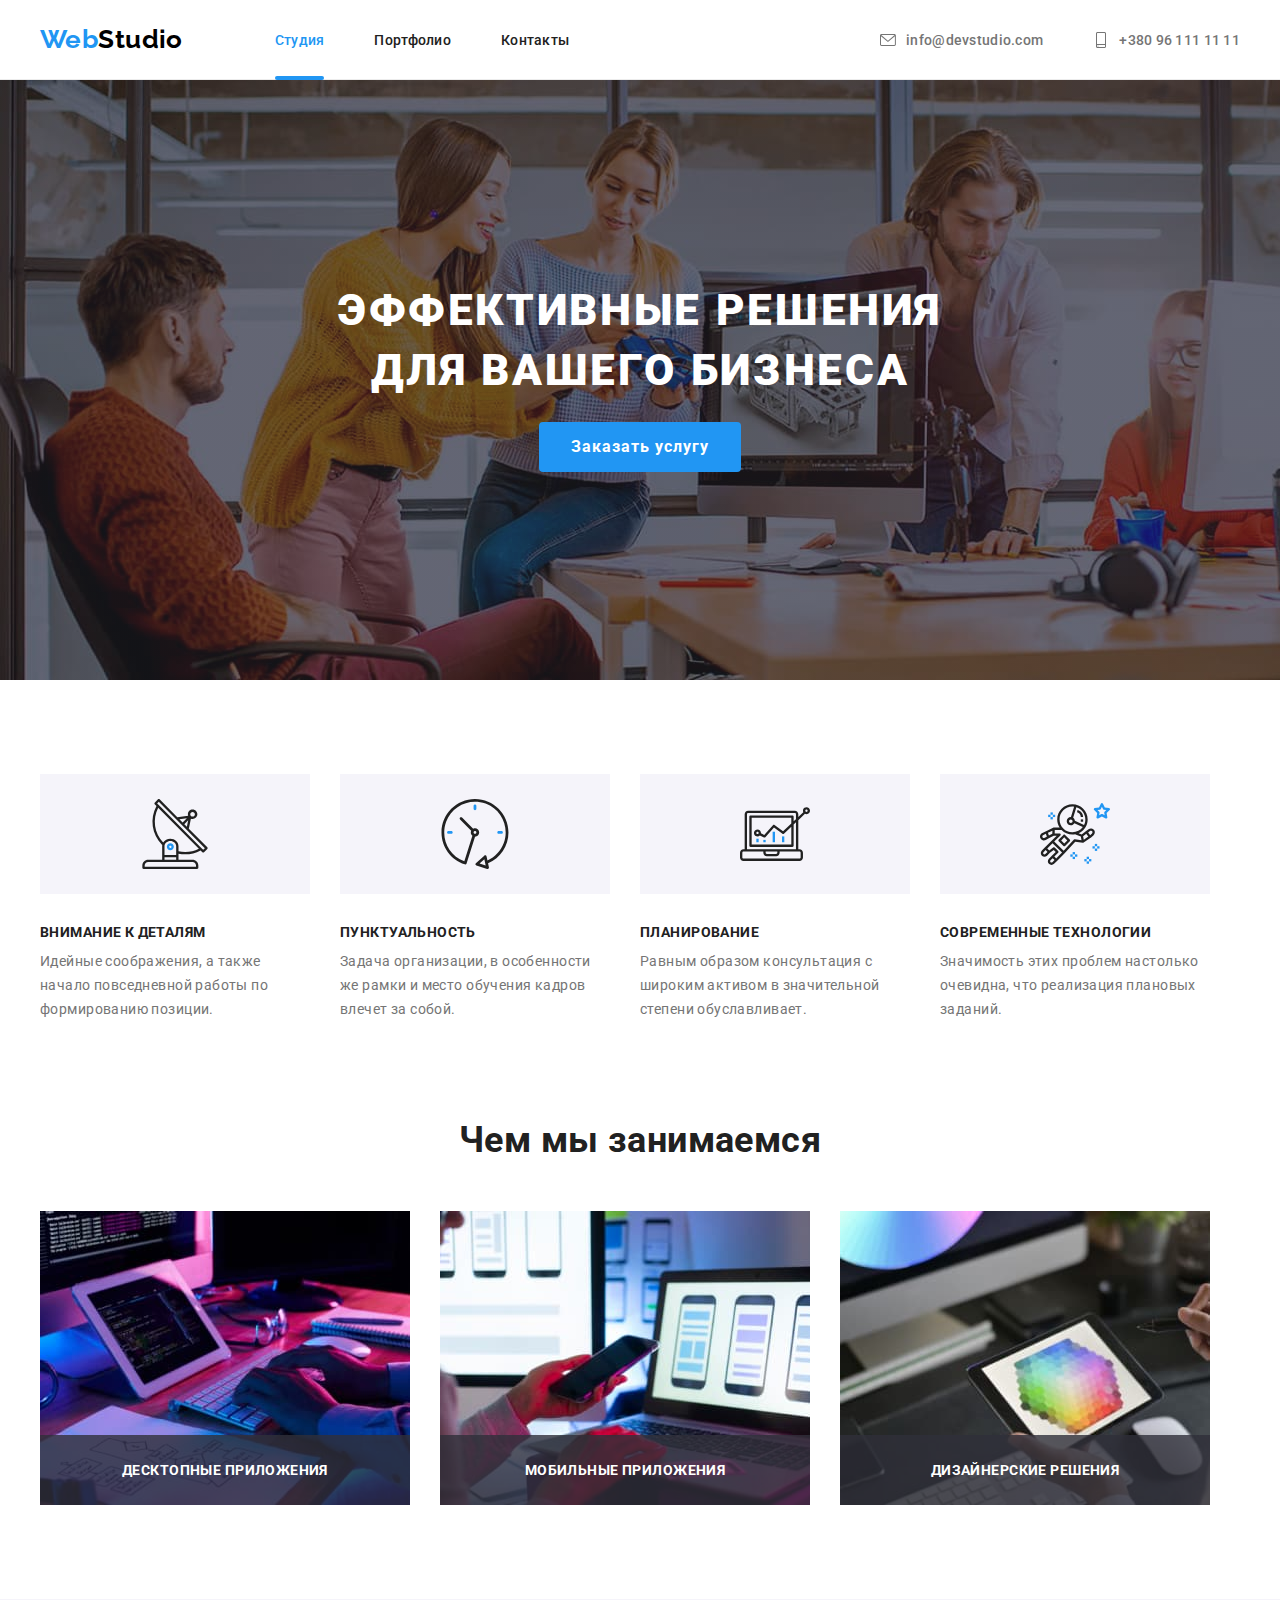
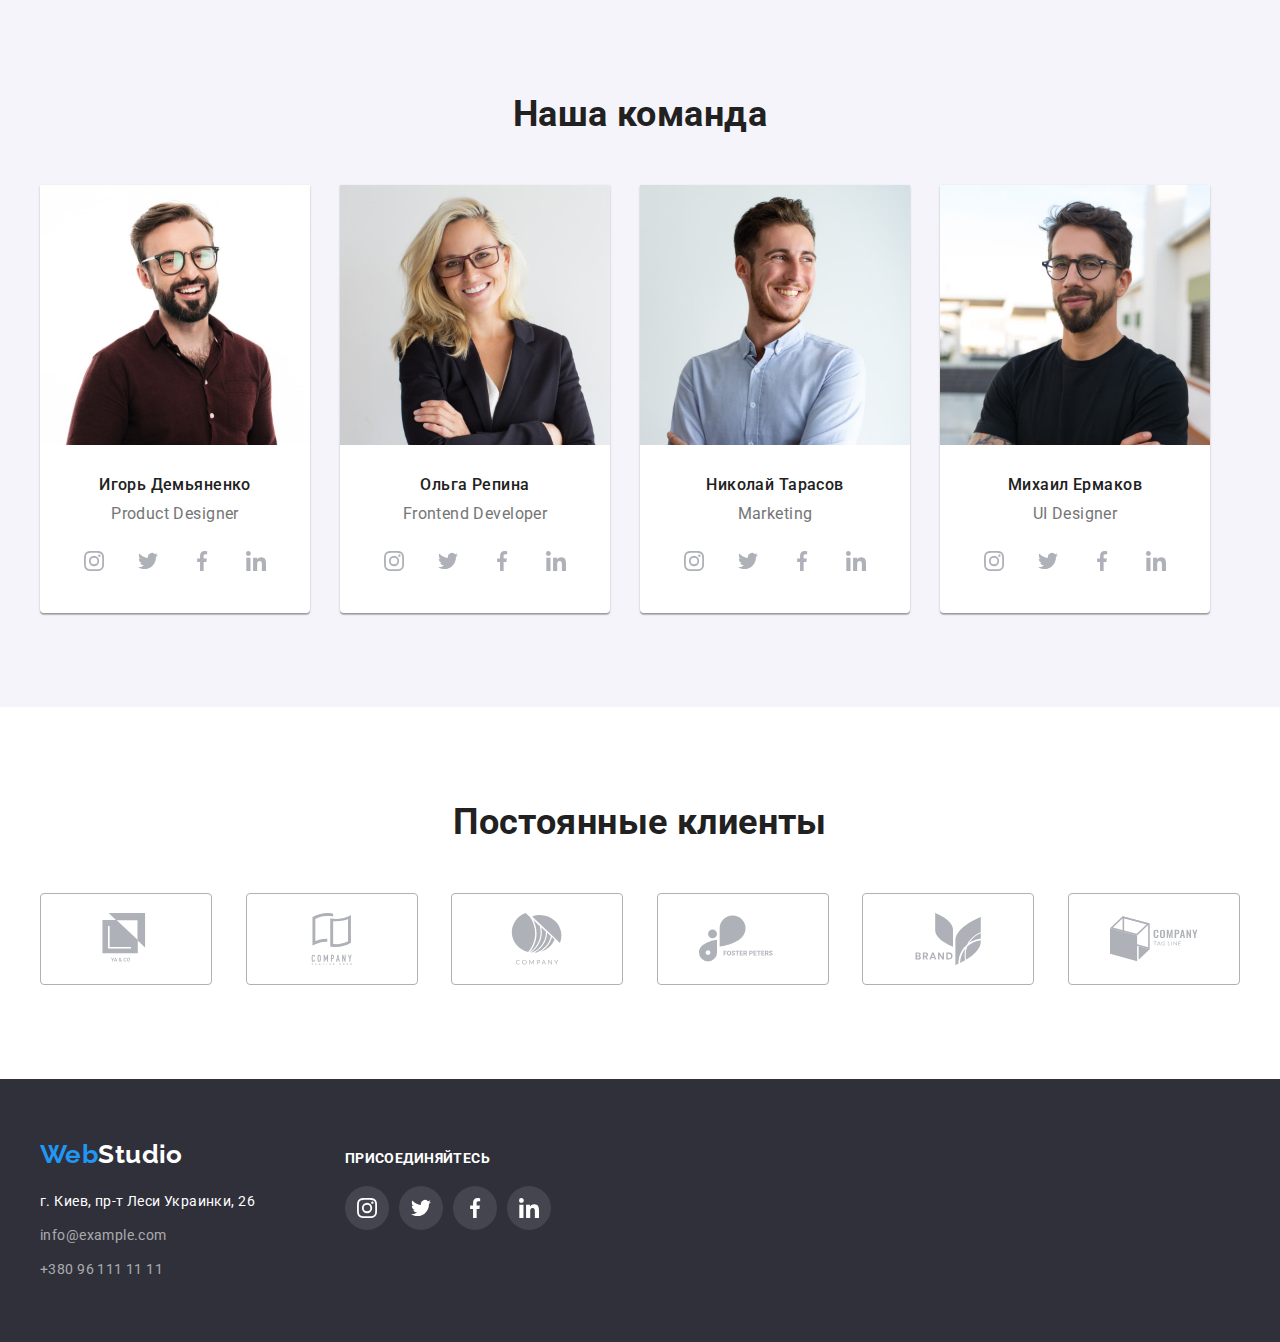
<file: index.html>
<!DOCTYPE html>
<html lang="ru">
  <head>
    <meta charset="UTF-8" />
    <meta name="viewport" content="width=device-width, initial-scale=1.0" />
    <title>Главная</title>
    <link
      rel="stylesheet"
      href="https://cdnjs.cloudflare.com/ajax/libs/modern-normalize/1.0.0/modern-normalize.css"
      integrity="sha512-Zx6MlUMKSVJoQ+83OwhdILe8cSEsCzfqThJd7J/VA2UrK6Ctj85p+xzqfyuNXE5B1k25uUdmJ2OzItbBy9GHAQ=="
      crossorigin="anonymous"
    />
    <link rel="preconnect" href="https://fonts.gstatic.com" />
    <link
      href="https://fonts.googleapis.com/css2?family=Raleway:wght@700&family=Roboto:wght@400;500;700;900&display=swap"
      rel="stylesheet"
    />
    <link rel="stylesheet" href="./css/styles.css" />
  </head>
  <body>
    <!-- HEADER -->
    <header>
      <div class="header-container">
        <nav class="nav-container">
          <a href="./index.html" class="logo link"
            >Web<span class="logo-second-part">Studio</span></a
          >
          <ul class="site-navigation list">
            <li class="items">
              <a href="./index.html" class="link active">Студия</a>
            </li>
            <li class="items">
              <a href="./portfolio.html" class="link">Портфолио</a>
            </li>
            <li class="items"><a href="" class="link">Контакты</a></li>
          </ul>
        </nav>
        <ul class="contacts list">
          <li class="items">
            <a href="mailto:info@devstudio.com" class="link">
              <svg class="icons">
                <use href="./img/studio/svg/sprite.svg#icon-envelope"></use>
              </svg>
              info@devstudio.com
            </a>
          </li>
          <li class="items">
            <a href="tel:+380961111111" class="link"
              ><svg class="icons">
                <use href="./img/studio/svg/sprite.svg#icon-smartphone"></use>
              </svg>
              +380 96 111 11 11</a
            >
          </li>
        </ul>
      </div>
    </header>
    <main>
      <!-- HERO -->
      <section class="hero-section">
        <div class="hero-container">
          <h1 class="title">Эффективные решения для вашего бизнеса</h1>
          <button class="modal-button" type="button" data-modal-open>
            Заказать услугу
          </button>
        </div>
      </section>
      <!-- OUR ADVANTAGES -->
      <section class="advantages-section">
        <div class="advantages-container">
          <h2 class="title visually-hidden">Наши преимущества</h2>
          <ul class="advantages-list list">
            <li class="items antenna">
              <h3 class="title">Внимание к деталям</h3>
              <p>
                Идейные соображения, а также начало повседневной работы по
                формированию позиции.
              </p>
            </li>
            <li class="items clock">
              <h3 class="title">Пунктуальность</h3>
              <p>
                Задача организации, в особенности же рамки и место обучения
                кадров влечет за собой.
              </p>
            </li>
            <li class="items diagram">
              <h3 class="title">Планирование</h3>
              <p>
                Равным образом консультация с широким активом в значительной
                степени обуславливает.
              </p>
            </li>
            <li class="items astronaut">
              <h3 class="title">Современные технологии</h3>
              <p>
                Значимость этих проблем настолько очевидна, что реализация
                плановых заданий.
              </p>
            </li>
          </ul>
        </div>
      </section>
      <!-- OUR JOB -->
      <section class="job-section">
        <div class="job-container">
          <h2 class="title">Чем мы занимаемся</h2>
          <ul class="job-list list">
            <li class="items">
              <img
                src="./img/studio/our-job/our-job-1.jpg"
                alt="Пишем код на компьютере"
                width="370"
                height="294"
              />
              <p class="title">Десктопные приложения</p>
            </li>
            <li class="items">
              <img
                src="./img/studio/our-job/our-job-2.jpg"
                alt="Работаем с дизайном мобильного приложения"
                width="370"
                height="294"
              />
              <p class="title">Мобильные приложения</p>
            </li>
            <li class="items">
              <img
                src="./img/studio//our-job/our-job-3.jpg"
                alt="Выбираем цвет с палитры"
                width="370"
                height="294"
              />
              <p class="title">Дизайнерские решения</p>
            </li>
          </ul>
        </div>
      </section>
      <!-- OUR TEAM -->
      <section class="team-section">
        <div class="team-container">
          <h2 class="title">Наша команда</h2>
          <ul class="team-list list">
            <li class="members">
              <img
                src="./img/studio/our-team/I-Demianenko.jpg"
                alt="Фотография Игорь Демьяненко"
                width="270"
                height="260"
              />
              <div class="members-content">
                <h3 class="title">Игорь Демьяненко</h3>
                <p lang="en">Product Designer</p>
                <ul class="social-nets list">
                  <li class="items">
                    <a
                      href="http://www.instagram.com"
                      class="link"
                      aria-label="Instagram"
                      target="_blank"
                    >
                      <svg class="icons">
                        <use
                          href="./img/studio/svg/sprite.svg#icon-instagram"
                        ></use>
                      </svg>
                    </a>
                  </li>
                  <li class="items">
                    <a
                      href="http://www.twitter.com"
                      class="link"
                      aria-label="Twitter"
                      target="_blank"
                    >
                      <svg class="icons">
                        <use
                          href="./img/studio/svg/sprite.svg#icon-twitter"
                        ></use>
                      </svg>
                    </a>
                  </li>
                  <li class="items">
                    <a
                      href="http://www.facebook.com"
                      class="link"
                      aria-label="Facebook"
                      target="_blank"
                    >
                      <svg class="icons">
                        <use
                          href="./img/studio/svg/sprite.svg#icon-facebook"
                        ></use>
                      </svg>
                    </a>
                  </li>
                  <li class="items">
                    <a
                      href="http://www.linkedin.com"
                      class="link"
                      aria-label="LinkedIn"
                      target="_blank"
                      ><svg class="icons">
                        <use
                          href="./img/studio/svg/sprite.svg#icon-linkedin"
                        ></use>
                      </svg>
                    </a>
                  </li>
                </ul>
              </div>
            </li>
            <li class="members">
              <img
                src="./img/studio/our-team/O-Repina.jpg"
                alt="Фотография Ольга Репина"
                width="270"
                height="260"
              />
              <div class="members-content">
                <h3 class="title">Ольга Репина</h3>
                <p lang="en">Frontend Developer</p>
                <ul class="social-nets list">
                  <li class="items">
                    <a
                      href="http://www.instagram.com"
                      class="link"
                      aria-label="Instagram"
                      target="_blank"
                    >
                      <svg class="icons">
                        <use
                          href="./img/studio/svg/sprite.svg#icon-instagram"
                        ></use>
                      </svg>
                    </a>
                  </li>
                  <li class="items">
                    <a
                      href="http://www.twitter.com"
                      class="link"
                      aria-label="Twitter"
                      target="_blank"
                    >
                      <svg class="icons">
                        <use
                          href="./img/studio/svg/sprite.svg#icon-twitter"
                        ></use>
                      </svg>
                    </a>
                  </li>
                  <li class="items">
                    <a
                      href="http://www.facebook.com"
                      class="link"
                      aria-label="Facebook"
                      target="_blank"
                    >
                      <svg class="icons">
                        <use
                          href="./img/studio/svg/sprite.svg#icon-facebook"
                        ></use>
                      </svg>
                    </a>
                  </li>
                  <li class="items">
                    <a
                      href="http://www.linkedin.com"
                      class="link"
                      aria-label="LinkedIn"
                      target="_blank"
                      ><svg class="icons">
                        <use
                          href="./img/studio/svg/sprite.svg#icon-linkedin"
                        ></use>
                      </svg>
                    </a>
                  </li>
                </ul>
              </div>
            </li>
            <li class="members">
              <img
                src="./img/studio/our-team/N-Tarasov.jpg"
                alt="Фотография Николай Тарасов"
                width="270"
                height="260"
              />
              <div class="members-content">
                <h3 class="title">Николай Тарасов</h3>
                <p lang="en">Marketing</p>
                <ul class="social-nets list">
                  <li class="items">
                    <a
                      href="http://www.instagram.com"
                      class="link"
                      aria-label="Instagram"
                      target="_blank"
                    >
                      <svg class="icons">
                        <use
                          href="./img/studio/svg/sprite.svg#icon-instagram"
                        ></use>
                      </svg>
                    </a>
                  </li>
                  <li class="items">
                    <a
                      href="http://www.twitter.com"
                      class="link"
                      aria-label="Twitter"
                      target="_blank"
                    >
                      <svg class="icons">
                        <use
                          href="./img/studio/svg/sprite.svg#icon-twitter"
                        ></use>
                      </svg>
                    </a>
                  </li>
                  <li class="items">
                    <a
                      href="http://www.facebook.com"
                      class="link"
                      aria-label="Facebook"
                      target="_blank"
                    >
                      <svg class="icons">
                        <use
                          href="./img/studio/svg/sprite.svg#icon-facebook"
                        ></use>
                      </svg>
                    </a>
                  </li>
                  <li class="items">
                    <a
                      href="http://www.linkedin.com"
                      class="link"
                      aria-label="LinkedIn"
                      target="_blank"
                      ><svg class="icons">
                        <use
                          href="./img/studio/svg/sprite.svg#icon-linkedin"
                        ></use>
                      </svg>
                    </a>
                  </li>
                </ul>
              </div>
            </li>
            <li class="members">
              <img
                src="./img/studio/our-team/M-Ermakov.jpg"
                alt="Фотография Михаил Ермаков"
                width="270"
                height="260"
              />
              <div class="members-content">
                <h3 class="title">Михаил Ермаков</h3>
                <p lang="en">UI Designer</p>
                <ul class="social-nets list">
                  <li class="items">
                    <a
                      href="http://www.instagram.com"
                      class="link"
                      aria-label="Instagram"
                      target="_blank"
                    >
                      <svg class="icons">
                        <use
                          href="./img/studio/svg/sprite.svg#icon-instagram"
                        ></use>
                      </svg>
                    </a>
                  </li>
                  <li class="items">
                    <a
                      href="http://www.twitter.com"
                      class="link"
                      aria-label="Twitter"
                      target="_blank"
                    >
                      <svg class="icons">
                        <use
                          href="./img/studio/svg/sprite.svg#icon-twitter"
                        ></use>
                      </svg>
                    </a>
                  </li>
                  <li class="items">
                    <a
                      href="http://www.facebook.com"
                      class="link"
                      aria-label="Facebook"
                      target="_blank"
                    >
                      <svg class="icons">
                        <use
                          href="./img/studio/svg/sprite.svg#icon-facebook"
                        ></use>
                      </svg>
                    </a>
                  </li>
                  <li class="items">
                    <a
                      href="http://www.linkedin.com"
                      class="link"
                      aria-label="LinkedIn"
                      target="_blank"
                      ><svg class="icons">
                        <use
                          href="./img/studio/svg/sprite.svg#icon-linkedin"
                        ></use>
                      </svg>
                    </a>
                  </li>
                </ul>
              </div>
            </li>
          </ul>
        </div>
      </section>
      <!-- PERMANENT CLIENTS -->
      <section class="clients-section">
        <div class="clients-container">
          <h2 class="title">Постоянные клиенты</h2>
          <ul class="clients list">
            <li class="items">
              <a class="link" href="" target="_blank">
                <svg class="icons">
                  <use href="./img/studio/svg/sprite.svg#icon-logo-1"></use>
                </svg>
              </a>
            </li>
            <li class="items">
              <a class="link" href="" target="_blank">
                <svg class="icons">
                  <use href="./img/studio/svg/sprite.svg#icon-logo-2"></use>
                </svg>
              </a>
            </li>
            <li class="items">
              <a class="link" href="" target="_blank">
                <svg class="icons">
                  <use href="./img/studio/svg/sprite.svg#icon-logo-3"></use>
                </svg>
              </a>
            </li>
            <li class="items">
              <a class="link" href="" target="_blank">
                <svg class="icons">
                  <use href="./img/studio/svg/sprite.svg#icon-logo-4"></use>
                </svg>
              </a>
            </li>
            <li class="items">
              <a class="link" href="" target="_blank">
                <svg class="icons">
                  <use href="./img/studio/svg/sprite.svg#icon-logo-5"></use>
                </svg>
              </a>
            </li>
            <li class="items">
              <a class="link" href="" target="_blank">
                <svg class="icons">
                  <use href="./img/studio/svg/sprite.svg#icon-logo-6"></use>
                </svg>
              </a>
            </li>
          </ul>
        </div>
      </section>
    </main>
    <!-- FOOTER -->
    <footer class="footer">
      <div class="footer-container">
        <div class="address-container">
          <a href="./index.html" class="logo link"
            >Web<span class="logo-second-part">Studio</span></a
          >
          <address class="address">
            <p>г. Киев, пр-т Леси Украинки, 26</p>
          </address>
          <ul class="contacts list">
            <li class="items">
              <a href="mailto:info@example.com" class="link"
                >info@example.com</a
              >
            </li>
            <li class="items">
              <a href="tel:+380961111111" class="link">+380 96 111 11 11</a>
            </li>
          </ul>
        </div>
        <div class="social-container">
          <p>Присоединяйтесь</p>
          <ul class="social-nets list">
            <li class="items">
              <a
                href="http://www.instagram.com"
                target="_blank"
                aria-label="Instagram"
                class="link"
              >
                <svg class="icons">
                  <use href="./img/studio/svg/sprite.svg#icon-instagram"></use>
                </svg>
              </a>
            </li>
            <li class="items">
              <a
                href="http://www.twitter.com"
                target="_blank"
                aria-label="Twitter"
                class="link"
              >
                <svg class="icons">
                  <use href="./img/studio/svg/sprite.svg#icon-twitter"></use>
                </svg>
              </a>
            </li>
            <li class="items">
              <a
                href="http://www.facebook.com"
                target="_blank"
                aria-label="Facebook"
                class="link"
              >
                <svg class="icons">
                  <use href="./img/studio/svg/sprite.svg#icon-facebook"></use>
                </svg>
              </a>
            </li>
            <li class="items">
              <a
                href="http://www.linkedin.com"
                target="_blank"
                aria-label="LinkedIn"
                class="link"
              >
                <svg class="icons">
                  <use href="./img/studio/svg/sprite.svg#icon-linkedin"></use>
                </svg>
              </a>
            </li>
          </ul>
        </div>
      </div>
    </footer>
    <div class="backdrop is-hidden" data-modal>
      <div class="modal">
        <button class="close-button" data-modal-close>
          <svg class="icons">
            <use href="./img/studio/svg/sprite.svg#icon-close"></use>
          </svg>
        </button>
      </div>
    </div>
    <script src="./js/modal.js"></script>
  </body>
</html>
</file>
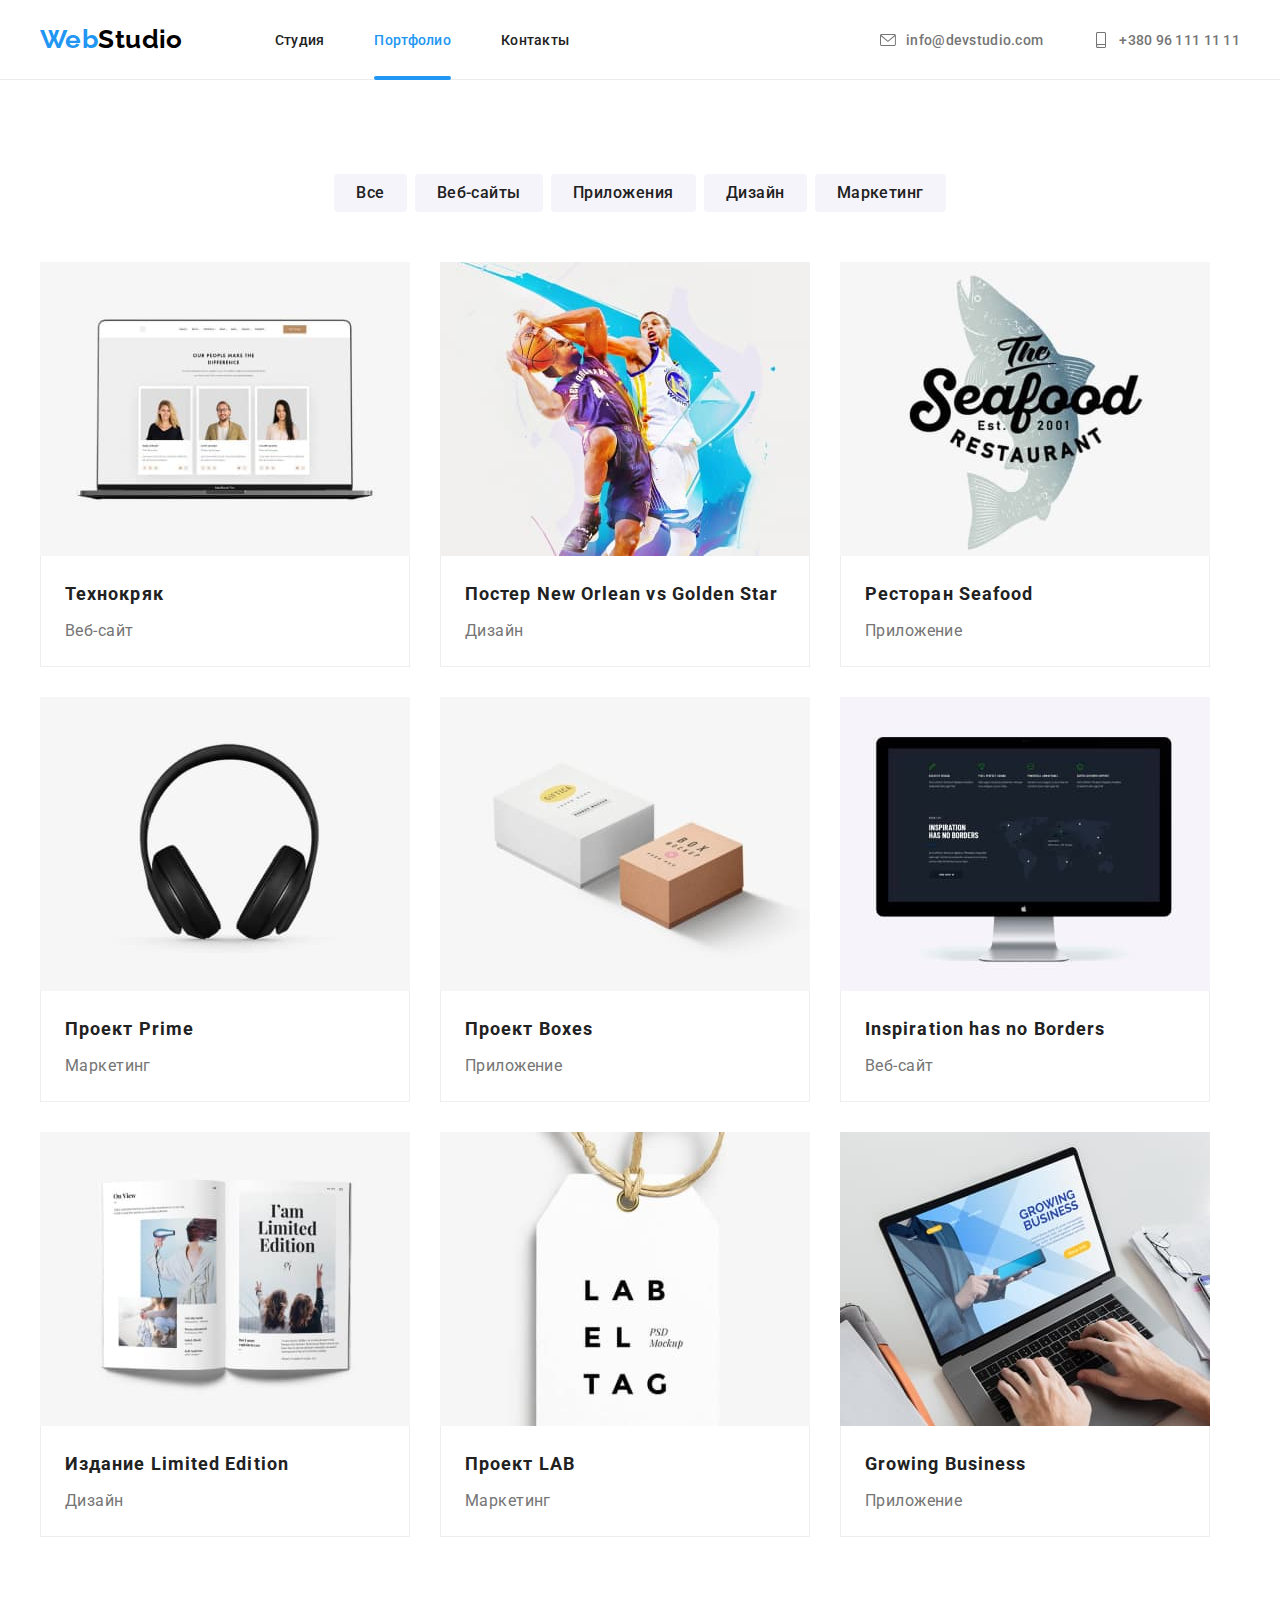
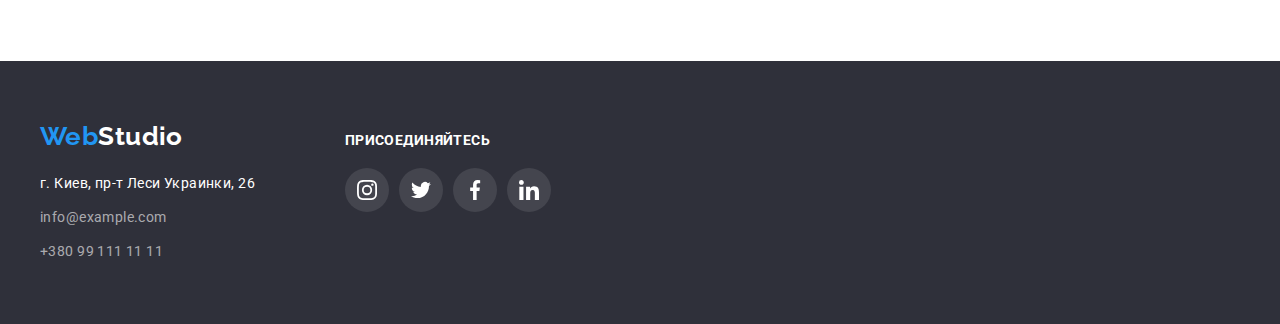
<file: portfolio.html>
<!DOCTYPE html>
<html lang="ru">
  <head>
    <meta charset="UTF-8" />
    <meta name="viewport" content="width=device-width, initial-scale=1.0" />
    <title>Портфолио</title>
    <link
      rel="stylesheet"
      href="https://cdnjs.cloudflare.com/ajax/libs/modern-normalize/1.0.0/modern-normalize.css"
      integrity="sha512-Zx6MlUMKSVJoQ+83OwhdILe8cSEsCzfqThJd7J/VA2UrK6Ctj85p+xzqfyuNXE5B1k25uUdmJ2OzItbBy9GHAQ=="
      crossorigin="anonymous"
    />
    <link rel="preconnect" href="https://fonts.gstatic.com" />
    <link
      href="https://fonts.googleapis.com/css2?family=Raleway:wght@700&family=Roboto:wght@400;500;700;900&display=swap"
      rel="stylesheet"
    />
    <link rel="stylesheet" href="./css/styles.css" />
  </head>
  <body>
    <!-- HEADER -->
    <header>
      <div class="header-container">
        <nav class="nav-container">
          <a href="./index.html" class="logo link"
            >Web<span class="logo-second-part">Studio</span></a
          >
          <ul class="site-navigation list">
            <li class="items">
              <a href="./index.html" class="link">Студия</a>
            </li>
            <li class="items">
              <a href="./portfolio.html" class="link active">Портфолио</a>
            </li>
            <li class="items"><a href="" class="link">Контакты</a></li>
          </ul>
        </nav>
        <ul class="contacts list">
          <li class="items">
            <a href="mailto:info@devstudio.com" class="link">
              <svg class="icons">
                <use href="./img/studio/svg/sprite.svg#icon-envelope"></use>
              </svg>
              info@devstudio.com</a
            >
          </li>
          <li class="items">
            <a href="tel:+380961111111" class="link">
              <svg class="icons">
                <use href="./img/studio/svg/sprite.svg#icon-smartphone"></use>
              </svg>
              +380 96 111 11 11</a
            >
          </li>
        </ul>
      </div>
    </header>
    <!-- OUR PROJECTS -->
    <main class="portfolio-section">
      <div class="portfolio-container">
        <h1 class="visually-hidden">Наши проекты</h1>
        <ul class="filter list">
          <li class="items">
            <button type="button" class="modal-button">Все</button>
          </li>
          <li class="items">
            <button type="button" class="modal-button">Веб-сайты</button>
          </li>
          <li class="items">
            <button type="button" class="modal-button">Приложения</button>
          </li>
          <li class="items">
            <button type="button" class="modal-button">Дизайн</button>
          </li>
          <li class="items">
            <button type="button" class="modal-button">Маркетинг</button>
          </li>
        </ul>
        <ul class="examples list">
          <li class="items">
            <a href="" target="_blank" class="link">
              <div class="wrapper">
                <img
                  src="./img/portfolio/our-projects/technokryack.jpg"
                  alt="Пример веб-сайта Технокряк"
                  width="370"
                  height="294"
                />
                <p class="overlay">
                  Технокряк это современная площадка распространения
                  коронавируса. Компании используют эту платформу для цифрового
                  шпионажа и атак на защищённые сервера конкурентов.
                </p>
              </div>
              <div class="card-content">
                <h2 class="title">Технокряк</h2>
                <p>Веб-сайт</p>
              </div>
            </a>
          </li>
          <li class="items">
            <a href="" target="_blank" class="link">
              <div class="wrapper">
                <img
                  src="./img/portfolio/our-projects/newOrleanVsGoldenStar.jpg"
                  alt="Дизайн баскетбольного постера"
                  width="370"
                  height="294"
                />
                <p class="overlay">
                  Технокряк это современная площадка распространения
                  коронавируса. Компании используют эту платформу для цифрового
                  шпионажа и атак на защищённые сервера конкурентов.
                </p>
              </div>
              <div class="card-content">
                <h2 class="title">Постер New Orlean vs Golden Star</h2>
                <p>Дизайн</p>
              </div>
            </a>
          </li>
          <li class="items">
            <a href="" target="_blank" class="link">
              <div class="wrapper">
                <img
                  src="./img/portfolio/our-projects/seafood.jpg"
                  alt="Пример приложения для ресторана"
                  width="370"
                  height="294"
                />
                <p class="overlay">
                  Технокряк это современная площадка распространения
                  коронавируса. Компании используют эту платформу для цифрового
                  шпионажа и атак на защищённые сервера конкурентов.
                </p>
              </div>
              <div class="card-content">
                <h2 class="title">Ресторан Seafood</h2>
                <p>Приложение</p>
              </div>
            </a>
          </li>
          <li class="items">
            <a href="" target="_blank" class="link">
              <div class="wrapper">
                <img
                  src="./img/portfolio/our-projects/prime.jpg"
                  alt="Черные полноразмерные наушники"
                  width="370"
                  height="294"
                />
                <p class="overlay">
                  Технокряк это современная площадка распространения
                  коронавируса. Компании используют эту платформу для цифрового
                  шпионажа и атак на защищённые сервера конкурентов.
                </p>
              </div>
              <div class="card-content">
                <h2 class="title">Проект Prime</h2>
                <p>Маркетинг</p>
              </div>
            </a>
          </li>
          <li class="items">
            <a href="" target="_blank" class="link">
              <div class="wrapper">
                <img
                  src="./img/portfolio/our-projects/boxes.jpg"
                  alt="Две коробки разного объема"
                  width="370"
                  height="294"
                />
                <p class="overlay">
                  Технокряк это современная площадка распространения
                  коронавируса. Компании используют эту платформу для цифрового
                  шпионажа и атак на защищённые сервера конкурентов.
                </p>
              </div>
              <div class="card-content">
                <h2 class="title">Проект Boxes</h2>
                <p>Приложение</p>
              </div>
            </a>
          </li>
          <li class="items">
            <a href="" target="_blank" class="link">
              <div class="wrapper">
                <img
                  src="./img/portfolio/our-projects/inspirationHasNoBorder.jpg"
                  alt="Пример веб-сайта"
                  width="370"
                  height="294"
                />
                <p class="overlay">
                  Технокряк это современная площадка распространения
                  коронавируса. Компании используют эту платформу для цифрового
                  шпионажа и атак на защищённые сервера конкурентов.
                </p>
              </div>
              <div class="card-content">
                <h2 class="title">Inspiration has no Borders</h2>
                <p>Веб-сайт</p>
              </div>
            </a>
          </li>
          <li class="items">
            <a href="" target="_blank" class="link">
              <div class="wrapper">
                <img
                  src="./img/portfolio/our-projects/limitedEdition.jpg"
                  alt="Пример дизайна разворота книгм"
                  width="370"
                  height="294"
                />
                <p class="overlay">
                  Технокряк это современная площадка распространения
                  коронавируса. Компании используют эту платформу для цифрового
                  шпионажа и атак на защищённые сервера конкурентов.
                </p>
              </div>
              <div class="card-content">
                <h2 class="title">Издание Limited Edition</h2>
                <p>Дизайн</p>
              </div>
            </a>
          </li>
          <li class="items">
            <a href="" target="_blank" class="link">
              <div class="wrapper">
                <img
                  src="./img/portfolio/our-projects/lab.jpg"
                  alt="Бирка с текстом"
                  width="370"
                  height="294"
                />
                <p class="overlay">
                  Технокряк это современная площадка распространения
                  коронавируса. Компании используют эту платформу для цифрового
                  шпионажа и атак на защищённые сервера конкурентов.
                </p>
              </div>
              <div class="card-content">
                <h2 class="title">Проект LAB</h2>
                <p>Маркетинг</p>
              </div>
            </a>
          </li>
          <li class="items">
            <a href="" target="_blank" class="link">
              <div class="wrapper">
                <img
                  src="./img/portfolio/our-projects/growingBusiness.jpg"
                  alt="Изображено открытое приложение на ноутбуке"
                  width="370"
                  height="294"
                />
                <p class="overlay">
                  Технокряк это современная площадка распространения
                  коронавируса. Компании используют эту платформу для цифрового
                  шпионажа и атак на защищённые сервера конкурентов.
                </p>
              </div>
              <div class="card-content">
                <h2 class="title">Growing Business</h2>
                <p>Приложение</p>
              </div>
            </a>
          </li>
        </ul>
      </div>
    </main>
    <!-- FOOTER -->
    <footer class="footer">
      <div class="footer-container">
        <div class="address-container">
          <a href="./index.html" class="logo link"
            >Web<span class="logo-second-part">Studio</span></a
          >
          <address class="address">
            <p>г. Киев, пр-т Леси Украинки, 26</p>
          </address>
          <ul class="contacts list">
            <li class="items">
              <a href="mailto:info@example.com" class="link"
                >info@example.com</a
              >
            </li>
            <li class="items">
              <a href="tel:+380991111111" class="link">+380 99 111 11 11</a>
            </li>
          </ul>
        </div>
        <div class="social-container">
          <p>Присоединяйтесь</p>
          <ul class="social-nets list">
            <li class="items">
              <a
                href="http://www.instagram.com"
                target="_blank"
                aria-label="Instagram"
                class="link"
              >
                <svg class="icons">
                  <use href="./img/studio/svg/sprite.svg#icon-instagram"></use>
                </svg>
              </a>
            </li>
            <li class="items">
              <a
                href="http://www.twitter.com"
                target="_blank"
                aria-label="Twitter"
                class="link"
              >
                <svg class="icons">
                  <use href="./img/studio/svg/sprite.svg#icon-twitter"></use>
                </svg>
              </a>
            </li>
            <li class="items">
              <a
                href="http://www.facebook.com"
                target="_blank"
                aria-label="Facebook"
                class="link"
              >
                <svg class="icons">
                  <use href="./img/studio/svg/sprite.svg#icon-facebook"></use>
                </svg>
              </a>
            </li>
            <li class="items">
              <a
                href="http://www.linkedin.com"
                target="_blank"
                aria-label="LinkedIn"
                class="link"
              >
                <svg class="icons">
                  <use href="./img/studio/svg/sprite.svg#icon-linkedin"></use>
                </svg>
              </a>
            </li>
          </ul>
        </div>
      </div>
    </footer>
  </body>
</html>
</file>
<file: css/styles.css>
/* ======= COLOR PALETTE ======= */

/* main text color:                         #757575; */
/* secondary text color:                    #212121; */
/* accent & first logo color:               #2196f3; */
/* second logo color
    on light background (black):            #000000; */
/* primary background color &
    second logo color on dark background &
    text on dark background (white):        #ffffff; */
/* secondary background color &
    background color for modal-button:      #f5f4fa; */
/* icons-logo-primary-color:                #afb1b8; */
/* contacts color:                          rgba(255, 255, 255, 0.6); */

:root {
  --main-text-color: #757575;
  --secondary-text-color: #212121;
  --accent-color: #2196f3;
  --black: #000000;
  --white: #ffffff;
  --secondary-background-color: #f5f4fa;
  --icons-logo-primary-color: #afb1b8;
  --contacts-color: rgba(255, 255, 255, 0.6);
  --time-function: cubic-bezier(0.4, 0, 0.2, 1);
}

body {
  font-family: "Roboto", sans-serif;
  font-style: normal;
  font-weight: 400;
  font-size: 14px;
  line-height: 1.714;
  letter-spacing: 0.03em;
  background-color: #ffffff;
  color: var(--main-text-color);
}

/* ======= UTILITE CLASSES ======= */
*,
*::before,
*::after {
  margin: 0;
  padding: 0;
}

img {
  display: block;
}

.link {
  text-decoration: none;
}

.list {
  list-style: none;
}

.title {
  margin-bottom: 50px;
  font-weight: 700;
  font-size: 36px;
  line-height: 1.167;
  text-align: center;
  color: var(--secondary-text-color);
}

.modal-button {
  background-color: var(--accent-color);
  color: var(--white);
  font-family: "Roboto", sans-serif;
  font-style: normal;
  font-weight: 700;
  font-size: 16px;
  line-height: 1.875;
  letter-spacing: 0.06em;
  border-radius: 4px;
  border: transparent;
  cursor: pointer;
}

.visually-hidden {
  position: absolute;
  width: 1px;
  height: 1px;
  margin: -1px;
  border: 0;
  padding: 0;
  clip: rect(0 0 0 0);
  overflow: hidden;
}
/* ======= END UTILITE CLASSES ======= */

/* ----------------------------------- */
/* ~             STUDIO              ~ */
/* ----------------------------------- */
/* ======= HEADER ======= */
header {
  position: relative;
}

header::after {
  content: "";
  display: block;
  position: absolute;
  bottom: 0;
  width: 100%;
  height: 1px;
  z-index: -1;
  background-color: #ececec;
}

.header-container {
  display: flex;
  width: 1200px;
  margin: 0 auto;
  padding: 0 15px;
  justify-content: space-between;
  align-items: center;
}

.nav-container {
  display: flex;
  align-items: center;
}

.site-navigation {
  display: flex;
}

.contacts {
  display: flex;
}
/* === LOGO ===*/
.logo.link {
  display: block;
  margin-right: 92px;
  padding: 24px 0 25px 0;
  font-family: "Raleway", sans-serif;
  font-weight: 700;
  font-size: 26px;
  line-height: 1.192;
  color: var(--accent-color);
}

.logo-second-part {
  color: var(--black);
}

/* === NAVIGATION & CONTACTS === */
.site-navigation > .items:not(:last-child) {
  margin-right: 50px;
}

.contacts > .items:not(:last-child) {
  margin-right: 50px;
}

.site-navigation .link {
  position: relative;
  display: block;
  padding: 32px 0;
  font-weight: 500;
  line-height: 1.143;
  letter-spacing: 0.02em;
  color: var(--secondary-text-color);
  transition: color 250ms var(--time-function);
}

.contacts .link {
  display: flex;
  align-items: center;
  padding: 32px 0;
  font-weight: 500;
  line-height: 1.143;
  letter-spacing: 0.02em;
  color: var(--main-text-color);
  fill: var(--main-text-color);
  transition: color 250ms var(--time-function), fill 250ms var(--time-function);
}

.site-navigation .link:hover,
.contacts .link:hover,
.site-navigation .link:focus,
.contacts .link:focus,
.site-navigation .link:active {
  color: var(--accent-color);
  fill: var(--accent-color);
}

.site-navigation .link.active {
  color: var(--accent-color);
}

.site-navigation .link.active::after {
  position: absolute;
  left: 0;
  bottom: 0;
  content: "";
  display: block;
  width: 100%;
  height: 4px;
  border-radius: 2px;
  background-color: var(--accent-color);
}

.contacts .icons {
  width: 16px;
  height: 16px;
  margin-right: 10px;
}

/* ======= END HEADER ======= */

/* ======= MAIN ======= */
/* ======= HERO ======= */
.hero-section {
  margin: 0 auto;
  max-width: 1600px;
  height: 600px;
  background-color: #c4c4c4;
  background-image: linear-gradient(
      rgba(47, 48, 58, 0.4),
      rgba(47, 48, 58, 0.4)
    ),
    url("../img/studio/hero/hero-background.jpg");
}

.hero-container {
  width: 630px;
  height: 100%;
  margin: 0 auto;
  padding: 200px 0;
}

.hero-container .title {
  margin: 0 auto 22px auto;
  font-weight: 900;
  font-size: 44px;
  line-height: 1.364;
  letter-spacing: 0.06em;
  text-transform: uppercase;
  color: var(--white);
}

.hero-container > .modal-button {
  display: block;
  min-width: 200px;
  height: 50px;
  margin-left: auto;
  margin-right: auto;
  padding: 10px 32px;
}

/* ======= OUR ADVANTAGES ======= */
.advantages-section {
  padding: 94px 0;
}

.advantages-container {
  width: 1200px;
  margin: 0 auto;
  padding: 0 15px;
}

.advantages-list {
  display: flex;
}

.advantages-list > .items {
  width: 270px;
}

.advantages-list > .items::before {
  display: block;
  content: "";
  height: 120px;
  margin-bottom: 30px;
  background-color: var(--secondary-background-color);
  background-repeat: no-repeat;
  background-position: center;
}

.advantages-list > .items:not(:last-child) {
  margin-right: 30px;
}

.antenna::before {
  background-image: url(../img/studio/our-advantages/antenna.svg);
}

.clock::before {
  background-image: url(../img/studio/our-advantages/clock.svg);
}

.diagram::before {
  background-image: url(../img/studio/our-advantages/diagram.svg);
}

.astronaut::before {
  background-image: url(../img/studio/our-advantages/astronaut.svg);
}

.advantages-list .title {
  margin-bottom: 10px;
  font-size: 14px;
  line-height: 1.143;
  text-align: unset;
  text-transform: uppercase;
  max-height: 100%;
}

.advantages-list .items > p {
  height: 75px;
}

/* ======= OUR JOB ======= */
.job-section {
  padding-bottom: 94px;
}

.job-container {
  width: 1200px;
  margin: 0 auto;
  padding: 0 15px;
}

.job-container .title {
  margin-bottom: 50px;
}

.job-list {
  display: flex;
}

.job-list > .items {
  position: relative;
}

.job-list > .items:not(:last-child) {
  margin-right: 30px;
}

.job-list > .items .title {
  position: absolute;
  bottom: 0;
  margin-bottom: 0;
  width: 100%;
  padding: 27px 0;
  font-size: 14px;
  line-height: 1.143;
  text-align: center;
  text-transform: uppercase;
  color: var(--white);
  background-color: rgba(47, 48, 58, 0.8);
}
/* ======= OUR TEAM ======= */
.team-section {
  padding: 94px 0;
  background-color: var(--secondary-background-color);
}

.team-container {
  width: 1200px;
  margin: 0 auto;
  padding: 0 15px;
}

.team-list {
  display: flex;
}

.team-list > .members:not(:last-child) {
  margin-right: 30px;
}

.team-list > .members {
  width: 270px;
  border-bottom-left-radius: 4px;
  border-bottom-right-radius: 4px;
  overflow: hidden;
  background-color: var(--white);
  box-shadow: 0px 1px 3px rgba(0, 0, 0, 0.12), 0px 1px 1px rgba(0, 0, 0, 0.14),
    0px 2px 1px rgba(0, 0, 0, 0.2);
}

.members-content {
  padding: 30px 0;
}

.members-content > .title {
  margin: 0 auto 10px auto;
  font-weight: 500;
  font-size: 16px;
  line-height: 1.188;
}

.members-content > p {
  margin: 0 auto 16px auto;
  font-size: 16px;
  line-height: 1.188;
  text-align: center;
}

.social-nets {
  display: flex;
  margin: 0 32px;
}

.social-nets > .items:not(:last-child) {
  margin-right: 10px;
}

.social-nets .icons {
  width: 20px;
  height: 20px;
}

.social-nets .link {
  display: flex;
  align-items: center;
  justify-content: center;
  width: 44px;
  height: 44px;
  background-color: var(--white);
  fill: var(--icons-logo-primary-color);
  border-radius: 50%;
  transition: background-color 250ms var(--time-function),
    fill 250ms var(--time-function);
}

.social-nets .link:hover,
.social-nets .link:focus {
  background-color: var(--accent-color);
  fill: var(--white);
}

/* ======= PERMANENT CLIENTS =======*/
.clients-section {
  padding: 94px 0;
}

.clients-container {
  width: 1200px;
  margin: 0 auto;
  padding: 0 15px;
}

.clients {
  display: flex;
  justify-content: space-between;
}

.clients .link {
  display: flex;
  justify-content: center;
  align-items: center;
  width: 170px;
  height: 90px;
  border: 1px solid #afb1b8;
  fill: var(--icons-logo-primary-color);
  border-radius: 4px;
  transition: border-color 250ms var(--time-function),
    fill 250ms var(--time-function);
}

.clients .icons {
  width: 88px;
  height: 52px;
}

.clients .link:hover,
.clients .link:focus {
  border-color: var(--accent-color);
  fill: var(--accent-color);
}

/* ======= END MAIN ======= */

/* ======= FOOTER ======= */
.footer {
  background-color: #2f303a;
}

.footer-container {
  display: flex;
  align-items: baseline;
  width: 1200px;
  margin: 0 auto;
  padding: 60px 15px;
}

.address-container {
  display: flex;
  flex-direction: column;
  /* когда будут добавлены все элементы футера,
  то margin у контейнеров заменить
  на justify-content: space-between*/
  margin-right: 70px;
}

.social-container > .social-nets {
  margin: 0;
}

.footer .contacts {
  display: flex;
  flex-direction: column;
}

.footer .contacts > .items:not(:last-child) {
  margin-bottom: 10px;
}

/* === LOGO === */
.footer .logo {
  padding: 0;
  margin-bottom: 20px;
}

.footer .logo-second-part {
  color: var(--white);
}

/* === ADDRESS === */
.address {
  margin-bottom: 10px;
  font-style: normal;
  line-height: 1.714;
  color: var(--white);
}

/* === CONTACTS === */
.footer .contacts .link {
  padding: 0;
  font-weight: 400;
  line-height: 1.714;
  letter-spacing: 0.03em;
  color: var(--contacts-color);
}

.footer .contacts .link:hover,
.footer .contacts .link:focus {
  color: var(--accent-color);
}

/* === SOCIAL NETS ===*/
.social-container > p {
  margin-bottom: 20px;
  text-transform: uppercase;
  font-weight: 700;
  line-height: 1.143;
  color: var(--white);
}

.social-container .link {
  background-color: #ffffff1a;
  fill: var(--white);
}

/* ======= END FOOTER ======= */

/* ======= MODAL-WINDOW ======= */
.backdrop {
  position: fixed;
  top: 0;
  left: 0;
  width: 100%;
  height: 100%;
  background-color: rgba(0, 0, 0, 0.2);
  transition: opacity 250ms var(--time-function),
    visibility 250ms var(--time-function),
    pointer-events 250ms var(--time-function);
}

.backdrop.is-hidden {
  opacity: 0;
  visibility: hidden;
  pointer-events: none;
  transition: opacity 250ms var(--time-function) 500ms,
    visibility 250ms var(--time-function) 5000ms,
    pointer-events 250ms var(--time-function) 500ms;
}

.modal {
  position: absolute;
  top: 50%;
  left: 50%;
  transform: translate(-50%, -50%);
  opacity: 1;
  visibility: visible;
  pointer-events: all;
  width: 520px;
  height: 580px;
  background-color: var(--white);
  box-shadow: 0px 1px 3px rgba(0, 0, 0, 0.12), 0px 1px 1px rgba(0, 0, 0, 0.14),
    0px 2px 1px rgba(0, 0, 0, 0.2);
  border-radius: 4px;
  transition: transform 500ms var(--time-function) 250ms,
    opacity 500ms var(--time-function) 250ms,
    visibility 500ms var(--time-function) 250ms,
    pointer-events 500ms var(--time-function) 250ms;
}

.backdrop.is-hidden .modal {
  transform: translate(-50%, -200%);
  opacity: 0;
  visibility: hidden;
  pointer-events: none;
  transition: transform 500ms var(--time-function),
    opacity 500ms var(--time-function), visibility 500ms var(--time-function),
    pointer-events 500ms var(--time-function);
}

.close-button {
  position: absolute;
  top: 8px;
  right: 8px;
  width: 30px;
  height: 30px;
  background-color: var(--white);
  border: 1px solid rgba(0, 0, 0, 0.1);
  border-radius: 50%;
  cursor: pointer;
}

.close-button > .icons {
  width: 11px;
  height: 11px;
}

/* ======= MODAL-WINDOW ======= */
/* ----------------------------------- */
/* ~            END STUDIO           ~ */
/* ----------------------------------- */

/* ----------------------------------- */
/* ~            PORTFOLIO            ~ */
/* ----------------------------------- */
/* ======= OUR PROJECTS ======= */
.portfolio-section {
  padding: 94px 0;
}

.portfolio-container {
  width: 1200px;
  margin: 0 auto;
  padding: 0 15px;
}

.filter {
  display: flex;
  justify-content: center;
  margin-bottom: 50px;
}

.filter > .items:not(:last-child) {
  margin-right: 8px;
}

.filter .modal-button {
  padding: 6px 22px;
  height: 38px;
  background-color: var(--secondary-background-color);
  color: var(--secondary-text-color);
  font-weight: 500;
  font-size: 16px;
  line-height: 1.625;
  letter-spacing: 0.03em;
  transition: color 250ms var(--time-function),
    background-color 250ms var(--time-function);
}

.filter .modal-button:hover,
.filter .modal-button:focus,
.filter .modal-button:active {
  background-color: var(--accent-color);
  color: var(--white);
}

.examples {
  display: flex;
  flex-wrap: wrap;
}

.examples > .items {
  width: 370px;
  margin-right: 30px;
  margin-bottom: 30px;
  background-color: var(--white);
}

.examples .link {
  display: block;
  color: var(--main-text-color);
  font-size: 16px;
  line-height: 1.875;
  box-shadow: none;
  transition: box-shadow 250ms var(--time-function);
}

.examples .link:hover {
  box-shadow: 0px 1px 1px rgba(0, 0, 0, 0.12), 0px 4px 4px rgba(0, 0, 0, 0.06),
    1px 4px 6px rgba(0, 0, 0, 0.16);
}

.examples > .items:nth-child(3n) {
  margin-right: 0px;
}

.examples .wrapper {
  position: relative;
  overflow: hidden;
}

.examples .overlay {
  position: absolute;
  top: 0;
  left: 0;
  width: 100%;
  height: 100%;
  padding: 64px 24px;
  background-color: rgba(33, 150, 243, 0.9);
  font-size: 18px;
  line-height: 1.556;
  color: var(--white);
  transform: translateY(100%);
  transition: transform 250ms var(--time-function);
}

.examples .link:hover .overlay {
  transform: translateY(0);
}

.card-content {
  padding: 20px 24px;
  border-right: 1px solid #eeeeee;
  border-bottom: 1px solid #eeeeee;
  border-left: 1px solid #eeeeee;
}

.card-content .title {
  font-size: 18px;
  line-height: 2;
  letter-spacing: 0.06em;
  text-align: unset;
  margin-bottom: 4px;
}

/* ======= END OUR PROJECTS ======= */
/* ----------------------------------- */
/* ~         END   PORTFOLIO         ~ */
/* ----------------------------------- */
</file>
